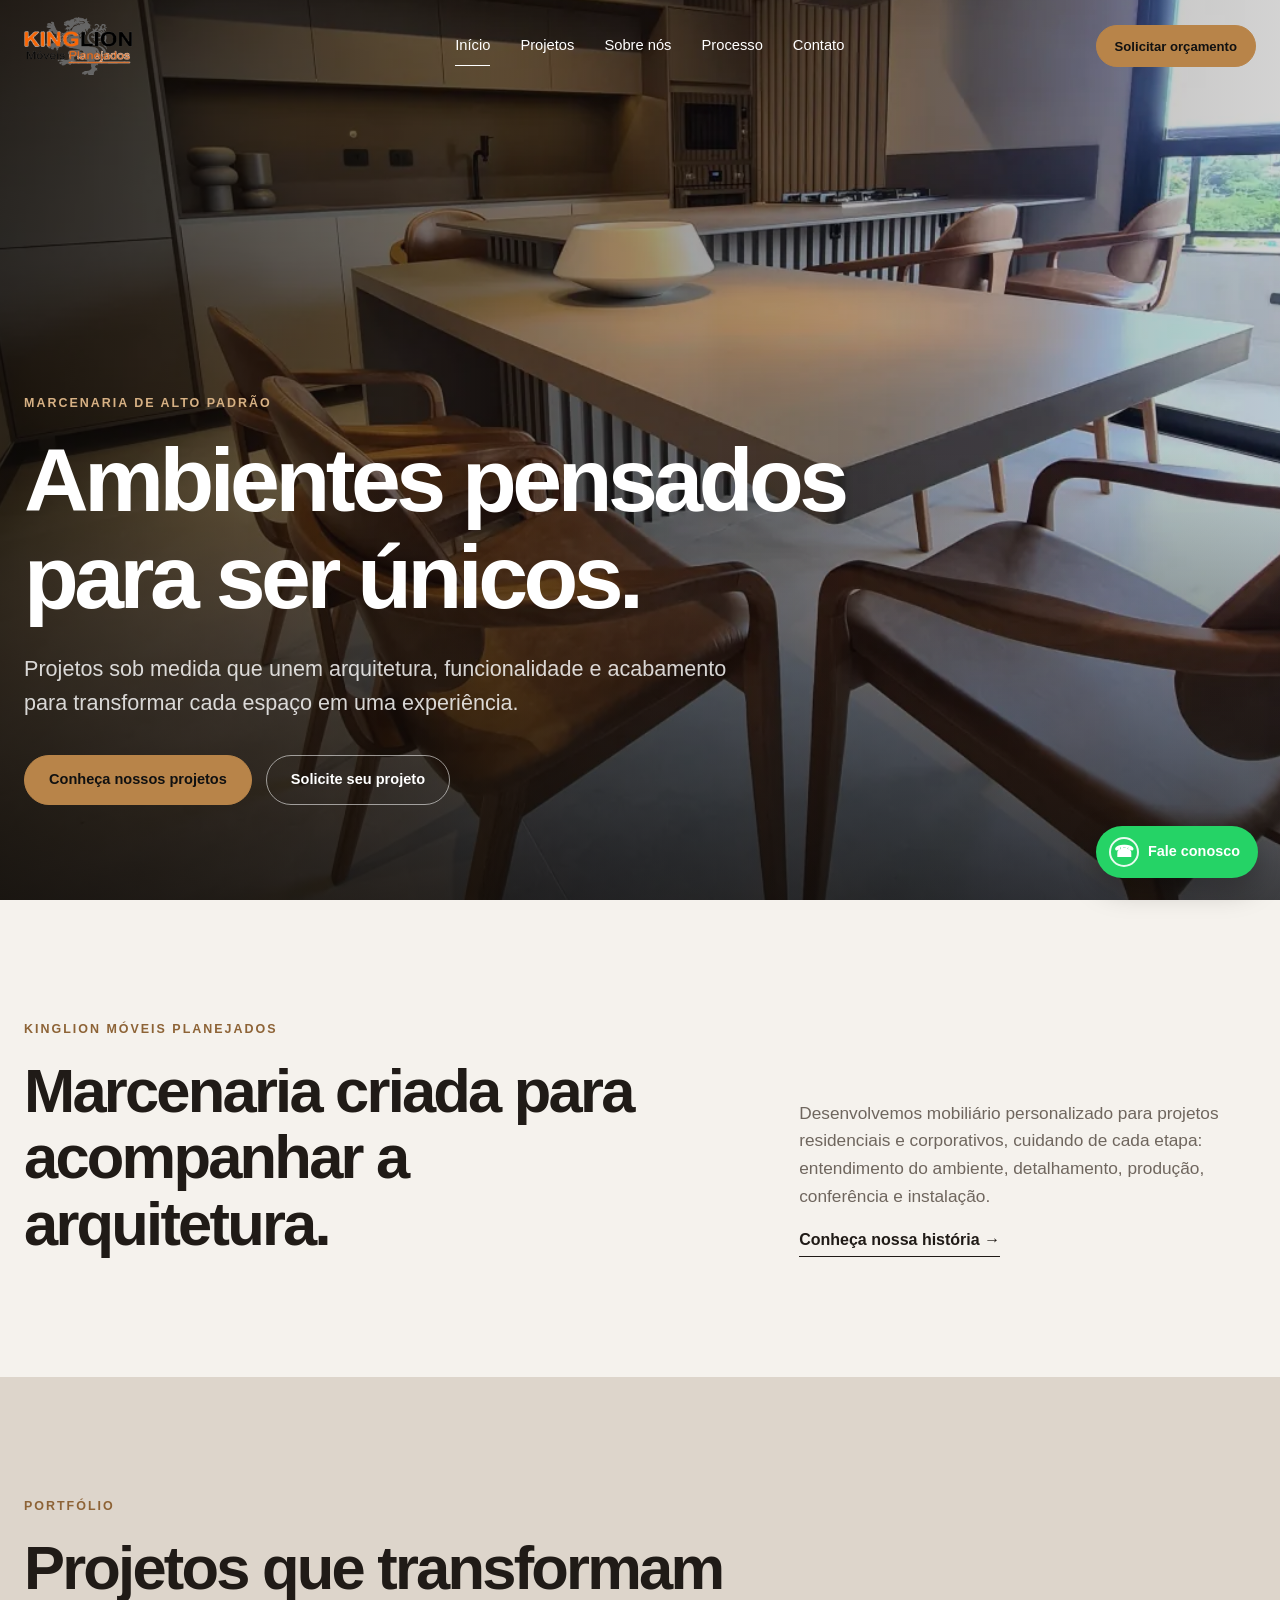
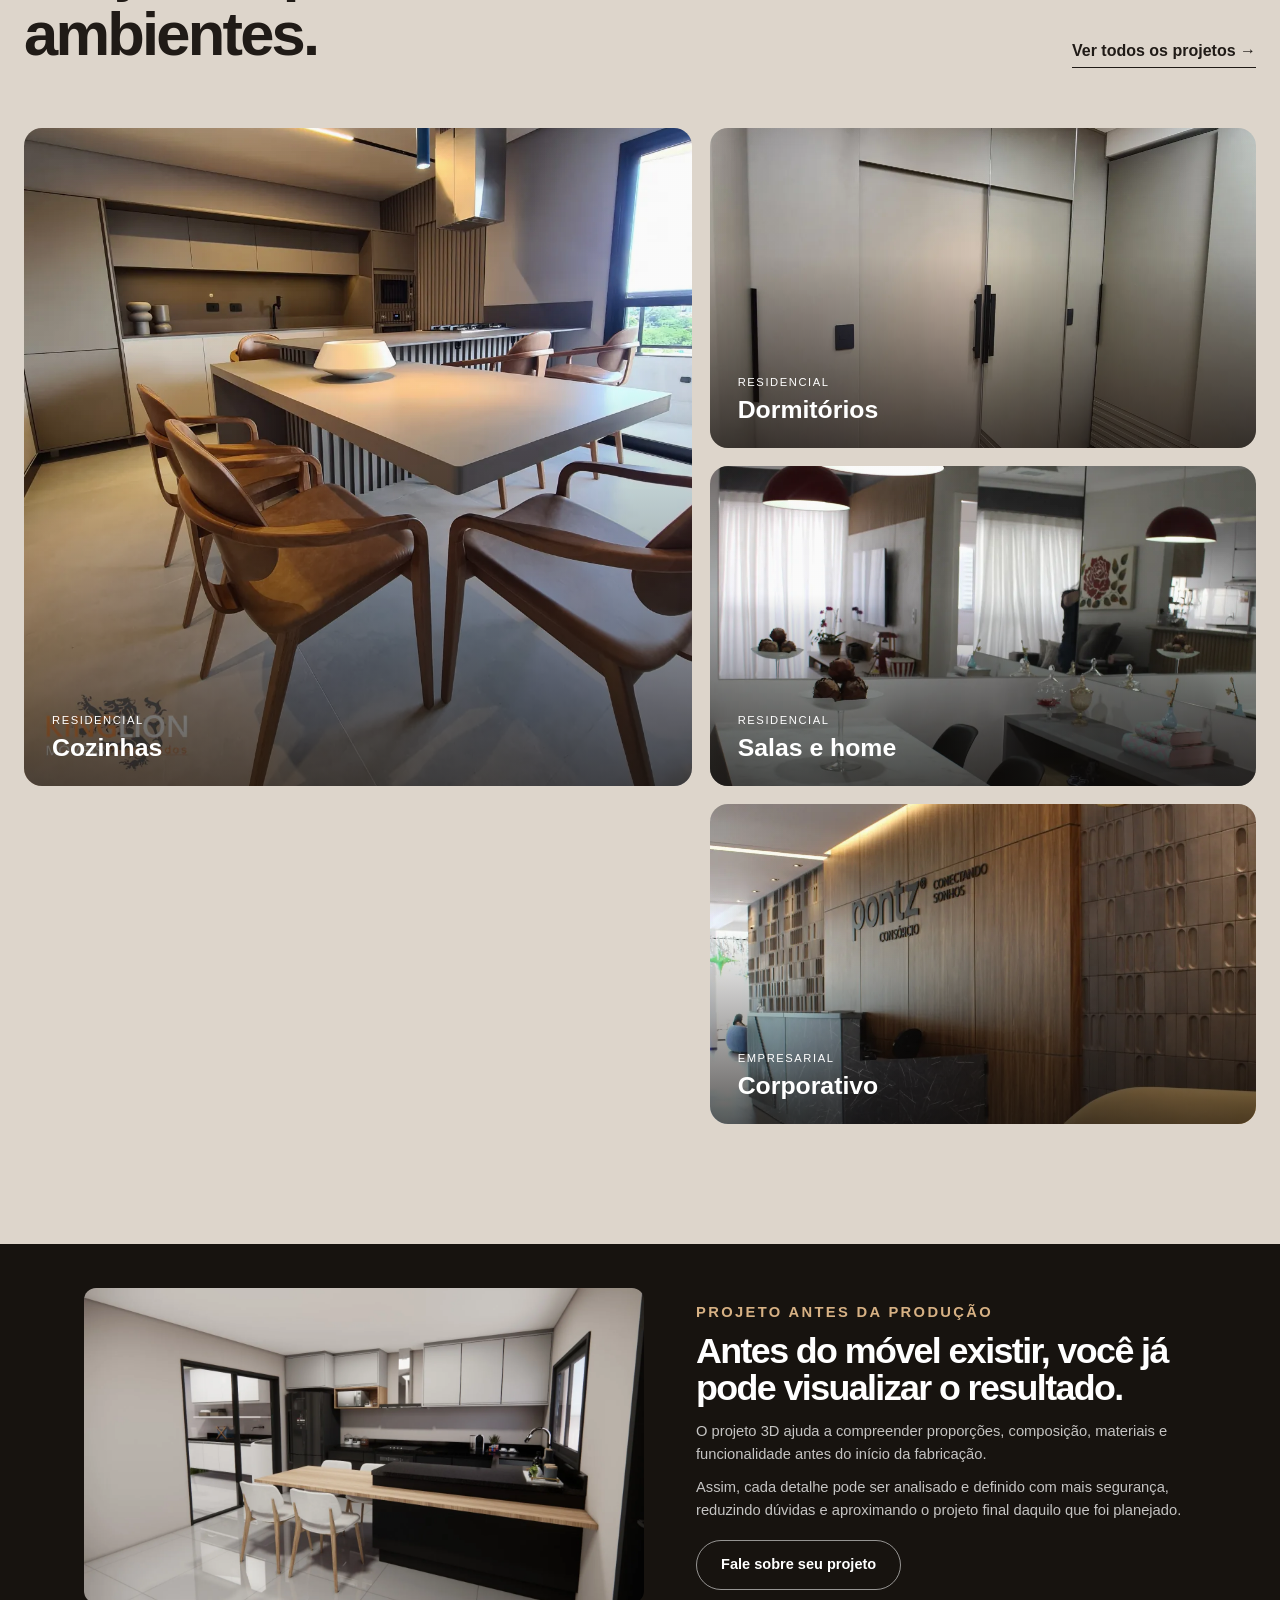
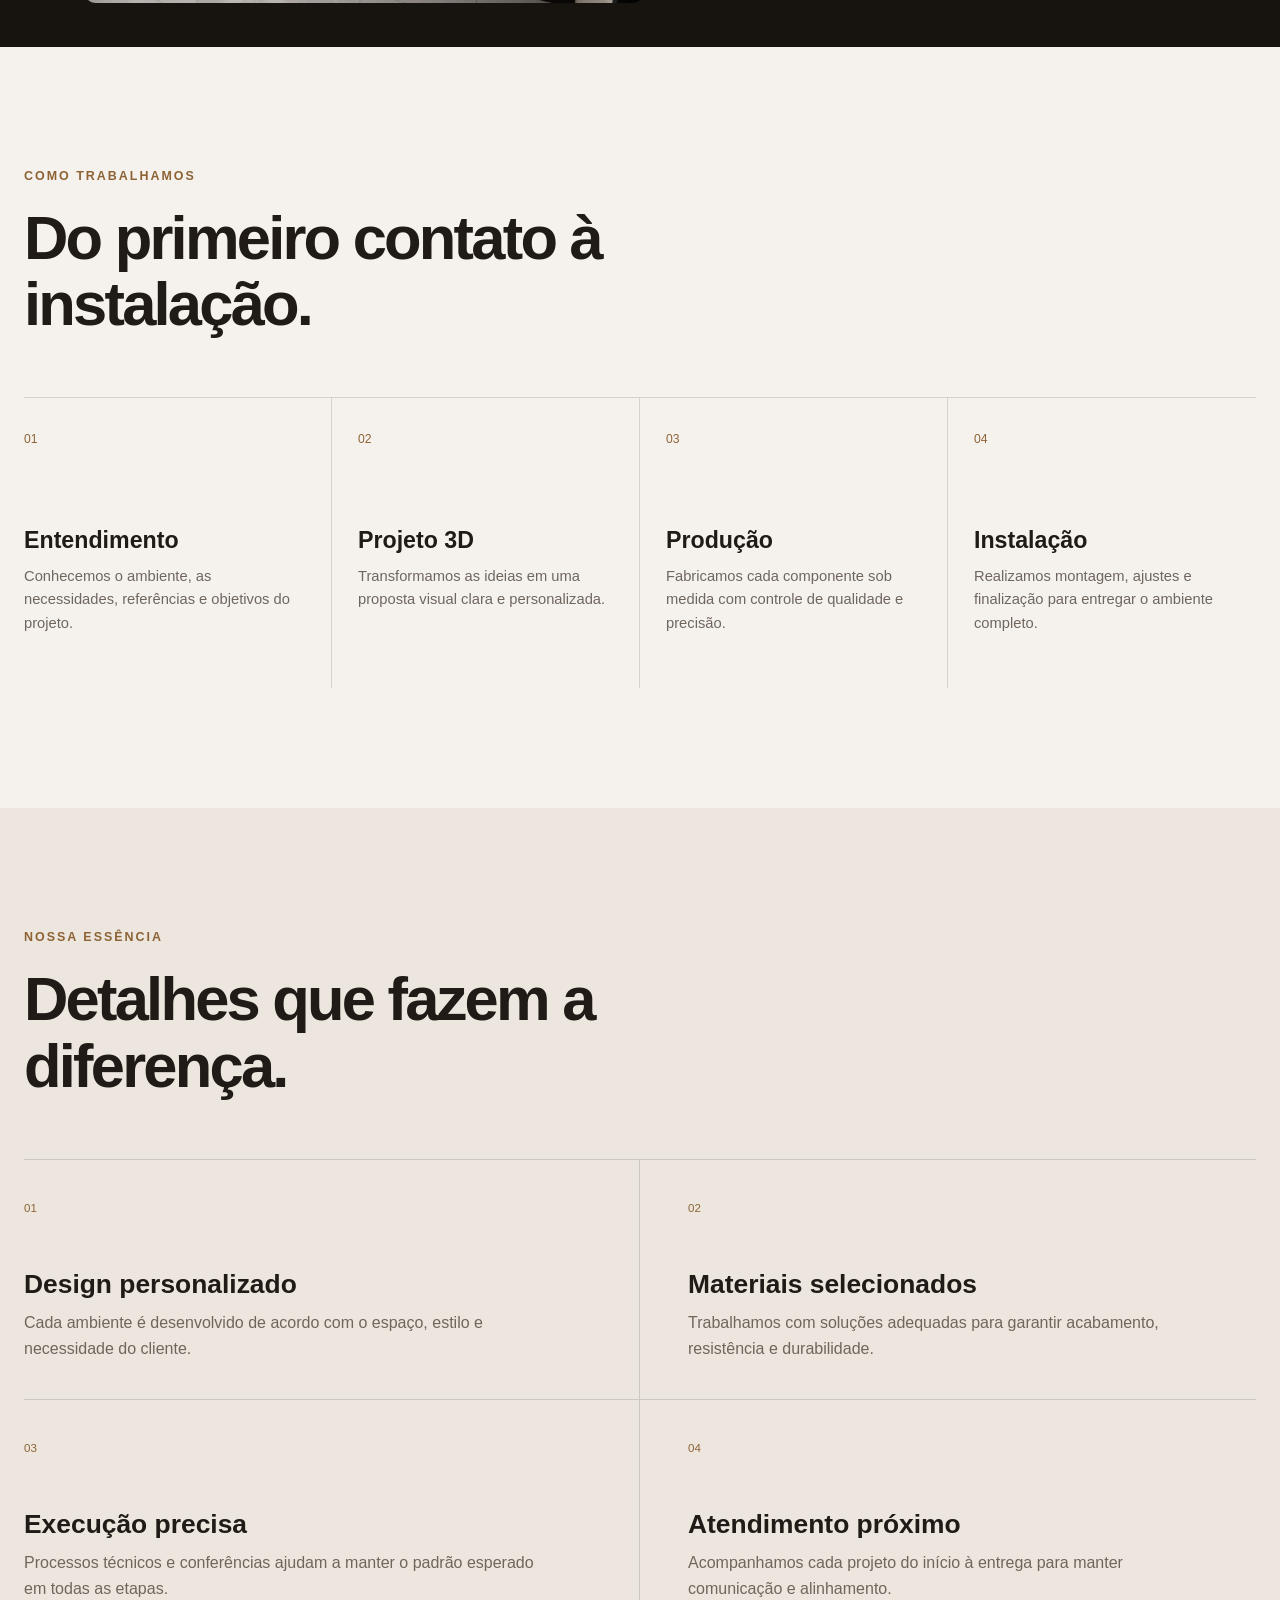
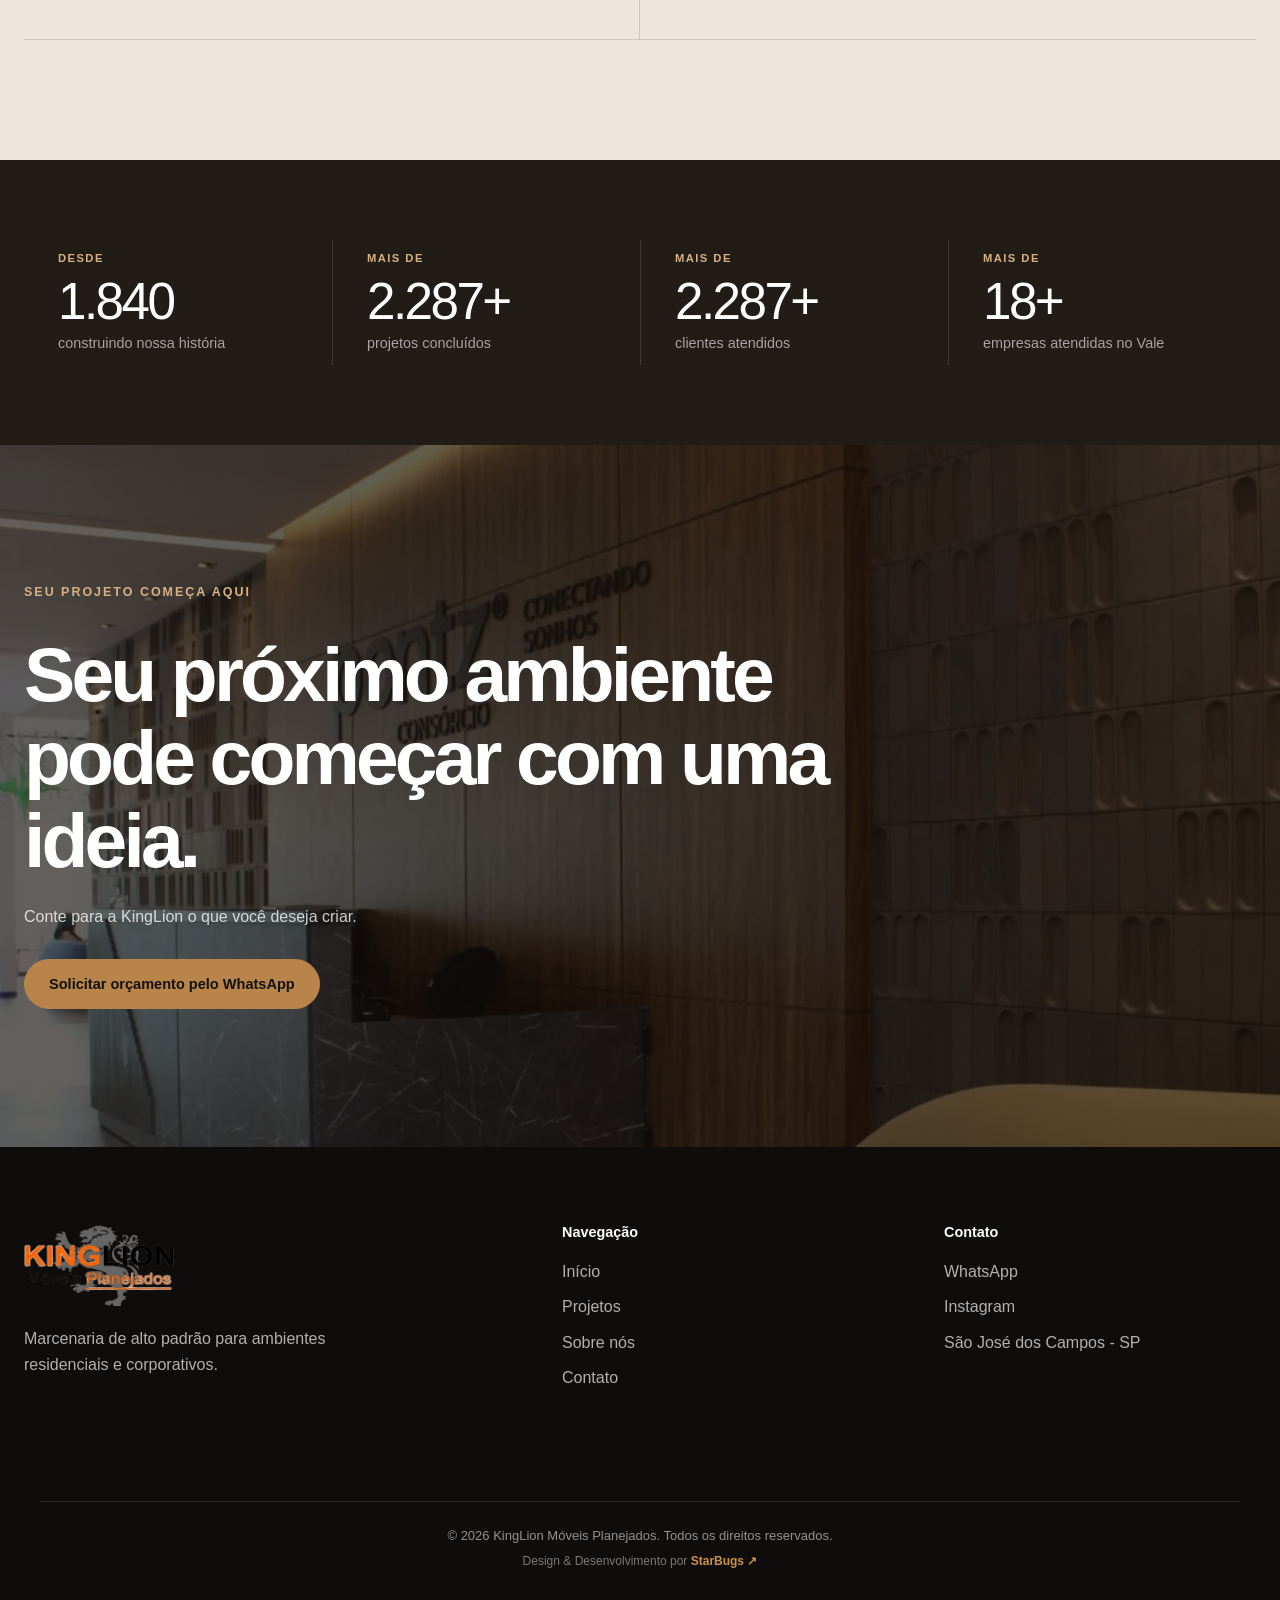
<file: index.html>
<!DOCTYPE html>
<html lang="pt-BR">
<head>
  <meta charset="UTF-8">
  <meta name="viewport" content="width=device-width, initial-scale=1.0">

  <!-- =========================
       SEO BÁSICO
       ALTERE title e description se quiser mudar como o site aparece no Google.
  ========================== -->
  <title>KingLion Móveis Planejados | Marcenaria de Alto Padrão</title>
  <meta name="description" content="Móveis planejados e marcenaria de alto padrão em São José dos Campos e região. Projetos personalizados, produção própria e instalação especializada.">

  <!-- Cor usada pelo navegador em celulares -->
  <meta name="theme-color" content="#17130f">

  <!-- CSS GLOBAL: estrutura geral do site -->
  <link rel="stylesheet" href="css/global.css">

  <!-- CSS EXCLUSIVO DA HOME -->
  <link rel="stylesheet" href="css/home.css">
</head>

<body>
  <!-- ======================================================
       CABEÇALHO / MENU
       Para trocar a logo, substitua o arquivo:
       assets/images/logos/logo.png
  ======================================================= -->
  <header class="site-header" id="siteHeader">
    <div class="container header-inner">
      <a class="brand" href="index.html" aria-label="KingLion - Página inicial">
        <img src="assets/images/logos/logo.png" alt="KingLion Móveis Planejados">
      </a>

      <button class="menu-toggle" id="menuToggle" aria-label="Abrir menu" aria-expanded="false">
        <span></span>
        <span></span>
      </button>

      <nav class="main-nav" id="mainNav" aria-label="Navegação principal">
        <a class="active" href="index.html">Início</a>
        <a href="projetos.html">Projetos</a>
        <a href="sobre.html">Sobre nós</a>
        <a href="#processo">Processo</a>
        <a href="contato.html">Contato</a>
      </nav>

      <!-- ALTERE o link do WhatsApp no atributo href -->
      <a class="btn btn-small header-cta"
         href="https://wa.me/5512981214048"
         target="_blank"
         rel="noopener">
        Solicitar orçamento
      </a>
    </div>
  </header>

  <main>
    <!-- ======================================================
         HERO
         TROCAR FOTO:
         coloque sua imagem em:
         assets/images/home/hero.webp

         Recomendado:
         1920x1200 px
         WebP
         250 KB a 500 KB
    ======================================================= -->
    <section class="hero">
      <div class="hero-media" aria-hidden="true"></div>
      <div class="hero-overlay" aria-hidden="true"></div>

      <div class="container hero-content reveal">
        <p class="eyebrow light">Marcenaria de alto padrão</p>
        <h1>Ambientes pensados para ser únicos.</h1>
        <p class="hero-text">
          Projetos sob medida que unem arquitetura, funcionalidade e acabamento
          para transformar cada espaço em uma experiência.
        </p>

        <div class="hero-actions">
          <a class="btn" href="projetos.html">Conheça nossos projetos</a>
          <a class="btn btn-outline-light"
             href="https://wa.me/5512981214048"
             target="_blank"
             rel="noopener">
            Solicite seu projeto
          </a>
        </div>
      </div>

      <a class="hero-scroll" href="#destaques" aria-label="Ir para próxima seção">
        <span>Descubra</span>
        <span class="scroll-line"></span>
      </a>
    </section>

    <!-- ======================================================
         INTRODUÇÃO
    ======================================================= -->
    <section class="section section-light" id="destaques">
      <div class="container split-intro">
        <div class="reveal">
          <p class="eyebrow">KingLion Móveis Planejados</p>
          <h2 class="section-title">Marcenaria criada para acompanhar a arquitetura.</h2>
        </div>

        <div class="intro-copy reveal">
          <p>
            Desenvolvemos mobiliário personalizado para projetos residenciais
            e corporativos, cuidando de cada etapa: entendimento do ambiente,
            detalhamento, produção, conferência e instalação.
          </p>
          <a class="text-link" href="sobre.html">Conheça nossa história →</a>
        </div>
      </div>
    </section>

    <!-- ======================================================
         PROJETOS EM DESTAQUE
         Troque os arquivos abaixo pelas fotos reais.

         DICA:
         use WebP de 1400px no lado maior.
         Para estas imagens, tente ficar entre 120 KB e 300 KB.
    ======================================================= -->
    <section class="section projects-preview">
      <div class="container">
        <div class="section-heading reveal">
          <div>
            <p class="eyebrow">Portfólio</p>
            <h2 class="section-title">Projetos que transformam ambientes.</h2>
          </div>
          <a class="text-link desktop-only" href="projetos.html">Ver todos os projetos →</a>
        </div>

        <div class="editorial-grid">
          <a class="project-card project-card-large reveal" href="projetos.html#cozinhas">
            <img
              src="assets/images/projetos/cozinha-destaque.webp"
              alt="Cozinha planejada KingLion"
              width="1400"
              height="1700"
              loading="lazy"
              decoding="async"
            >
            <div class="project-card-overlay">
              <span>Residencial</span>
              <h3>Cozinhas</h3>
            </div>
          </a>

          <a class="project-card reveal" href="projetos.html#dormitorios">
            <img
              src="assets/images/projetos/dormitorio-destaque.webp"
              alt="Dormitório planejado KingLion"
              width="1200"
              height="900"
              loading="lazy"
              decoding="async"
            >
            <div class="project-card-overlay">
              <span>Residencial</span>
              <h3>Dormitórios</h3>
            </div>
          </a>

          <a class="project-card reveal" href="projetos.html#salas">
            <img
              src="assets/images/projetos/sala-destaque.webp"
              alt="Sala planejada KingLion"
              width="1200"
              height="900"
              loading="lazy"
              decoding="async"
            >
            <div class="project-card-overlay">
              <span>Residencial</span>
              <h3>Salas e home</h3>
            </div>
          </a>

          <a class="project-card project-card-wide reveal" href="projetos.html#corporativo">
            <img
              src="assets/images/projetos/corporativo-destaque.webp"
              alt="Mobiliário corporativo KingLion"
              width="1600"
              height="900"
              loading="lazy"
              decoding="async"
            >
            <div class="project-card-overlay">
              <span>Empresarial</span>
              <h3>Corporativo</h3>
            </div>
          </a>
        </div>

        <a class="text-link mobile-only" href="projetos.html">Ver todos os projetos →</a>
      </div>
    </section>

    <!-- ======================================================
         PROJETO 3D
         Esta seção foi criada para valorizar uma etapa importante
         antes da fabricação.

         Trocar:
         assets/images/home/projeto-3d.webp
    ======================================================= -->
    <section class="section section-dark feature-3d">
      <div class="container feature-grid">
        <div class="feature-image reveal">
          <img
            src="assets/images/home/projeto-3d.webp"
            alt="Projeto 3D de mobiliário planejado KingLion"
            width="1600"
            height="900"
            loading="lazy"
            decoding="async"
          >
        </div>

        <div class="feature-copy reveal">
          <p class="eyebrow light">Projeto antes da produção</p>
          <h2 class="section-title light">Antes do móvel existir, você já pode visualizar o resultado.</h2>
          <p>
            O projeto 3D ajuda a compreender proporções, composição, materiais
            e funcionalidade antes do início da fabricação.
          </p>
          <p>
            Assim, cada detalhe pode ser analisado e definido com mais segurança,
            reduzindo dúvidas e aproximando o projeto final daquilo que foi planejado.
          </p>
          <a class="btn btn-outline-light" href="contato.html">Fale sobre seu projeto</a>
        </div>
      </div>
    </section>

    <!-- ======================================================
         PROCESSO
         Você pode alterar os títulos e textos sem mexer no CSS.
    ======================================================= -->
    <section class="section process-section" id="processo">
      <div class="container">
        <div class="section-heading reveal">
          <div>
            <p class="eyebrow">Como trabalhamos</p>
            <h2 class="section-title">Do primeiro contato à instalação.</h2>
          </div>
        </div>

        <div class="process-grid">
          <article class="process-step reveal">
            <span class="process-number">01</span>
            <h3>Entendimento</h3>
            <p>Conhecemos o ambiente, as necessidades, referências e objetivos do projeto.</p>
          </article>

          <article class="process-step reveal">
            <span class="process-number">02</span>
            <h3>Projeto 3D</h3>
            <p>Transformamos as ideias em uma proposta visual clara e personalizada.</p>
          </article>

          <article class="process-step reveal">
            <span class="process-number">03</span>
            <h3>Produção</h3>
            <p>Fabricamos cada componente sob medida com controle de qualidade e precisão.</p>
          </article>

          <article class="process-step reveal">
            <span class="process-number">04</span>
            <h3>Instalação</h3>
            <p>Realizamos montagem, ajustes e finalização para entregar o ambiente completo.</p>
          </article>
        </div>
      </div>
    </section>

    <!-- ======================================================
         DIFERENCIAIS
    ======================================================= -->
    <section class="section section-soft">
      <div class="container">
        <div class="section-heading reveal">
          <div>
            <p class="eyebrow">Nossa essência</p>
            <h2 class="section-title">Detalhes que fazem a diferença.</h2>
          </div>
        </div>

        <div class="benefits-grid">
          <article class="benefit reveal">
            <span>01</span>
            <h3>Design personalizado</h3>
            <p>Cada ambiente é desenvolvido de acordo com o espaço, estilo e necessidade do cliente.</p>
          </article>

          <article class="benefit reveal">
            <span>02</span>
            <h3>Materiais selecionados</h3>
            <p>Trabalhamos com soluções adequadas para garantir acabamento, resistência e durabilidade.</p>
          </article>

          <article class="benefit reveal">
            <span>03</span>
            <h3>Execução precisa</h3>
            <p>Processos técnicos e conferências ajudam a manter o padrão esperado em todas as etapas.</p>
          </article>

          <article class="benefit reveal">
            <span>04</span>
            <h3>Atendimento próximo</h3>
            <p>Acompanhamos cada projeto do início à entrega para manter comunicação e alinhamento.</p>
          </article>
        </div>
      </div>
    </section>

    <!-- ======================================================
         NÚMEROS
         ALTERE os valores em data-count.
         O JavaScript anima automaticamente.
    ======================================================= -->
    <section class="stats">
      <div class="container stats-grid">
        <div class="stat reveal">
          <strong>Desde</strong>
          <span class="stat-value" data-count="2011">2011</span>
          <p>construindo nossa história</p>
        </div>

        <div class="stat reveal">
          <strong>Mais de</strong>
          <span class="stat-value" data-count="2500" data-suffix="+">2500+</span>
          <p>projetos concluídos</p>
        </div>

        <div class="stat reveal">
          <strong>Mais de</strong>
          <span class="stat-value" data-count="2500" data-suffix="+">2500+</span>
          <p>clientes atendidos</p>
        </div>

        <div class="stat reveal">
          <strong>Mais de</strong>
          <span class="stat-value" data-count="20" data-suffix="+">20+</span>
          <p>empresas atendidas no Vale</p>
        </div>
      </div>
    </section>

    <!-- ======================================================
         CTA FINAL
         TROCAR FOTO:
         assets/images/home/cta.webp
    ======================================================= -->
    <section class="final-cta">
      <div class="final-cta-media"></div>
      <div class="final-cta-overlay"></div>

      <div class="container final-cta-content reveal">
        <p class="eyebrow light">Seu projeto começa aqui</p>
        <h2>Seu próximo ambiente pode começar com uma ideia.</h2>
        <p>Conte para a KingLion o que você deseja criar.</p>
        <a class="btn"
           href="https://wa.me/5512981214048"
           target="_blank"
           rel="noopener">
          Solicitar orçamento pelo WhatsApp
        </a>
      </div>
    </section>
  </main>

  <!-- ======================================================
       RODAPÉ
       ALTERE contatos e textos aqui.
  ======================================================= -->
  <footer class="site-footer">
    <div class="container footer-grid">
      <div class="footer-brand">
        <img src="assets/images/logos/logo.png" alt="KingLion Móveis Planejados">
        <p>Marcenaria de alto padrão para ambientes residenciais e corporativos.</p>
      </div>

      <div>
        <h3>Navegação</h3>
        <a href="index.html">Início</a>
        <a href="projetos.html">Projetos</a>
        <a href="sobre.html">Sobre nós</a>
        <a href="contato.html">Contato</a>
      </div>

      <div>
        <h3>Contato</h3>
        <a href="https://wa.me/5512981214048" target="_blank" rel="noopener">WhatsApp</a>
        <a href="https://www.instagram.com/kinglionmoveisplanejadosbr/" target="_blank" rel="noopener">Instagram</a>
        <span>São José dos Campos - SP</span>
      </div>
    </div>

   <div class="footer-bottom">

    <p>
        © 2026 KingLion Móveis Planejados. Todos os direitos reservados.
    </p>

    <p class="developer-credit">
        Design & Desenvolvimento por
        <a
            href="https://sohgottes.github.io/new_portifolio/"
            target="_blank"
            rel="noopener noreferrer"
            aria-label="Conheça o portfólio da StarBugs"
        >
            StarBugs ↗
        </a>
    </p>

</div>
  </footer>

  
  <!-- WHATSAPP FLUTUANTE — número centralizado em js/main.js -->
  <a class="whatsapp-float"
     href="https://wa.me/5512981214048?text=Ol%C3%A1%21%20Vim%20pelo%20site%20da%20KingLion%20e%20gostaria%20de%20mais%20informa%C3%A7%C3%B5es."
     target="_blank" rel="noopener" aria-label="Falar com a KingLion pelo WhatsApp">
    <span class="whatsapp-icon" aria-hidden="true">☎</span>
    <span class="whatsapp-label">Fale conosco</span>
  </a>
<script src="js/main.js"></script>
</body>
</html>
</file>
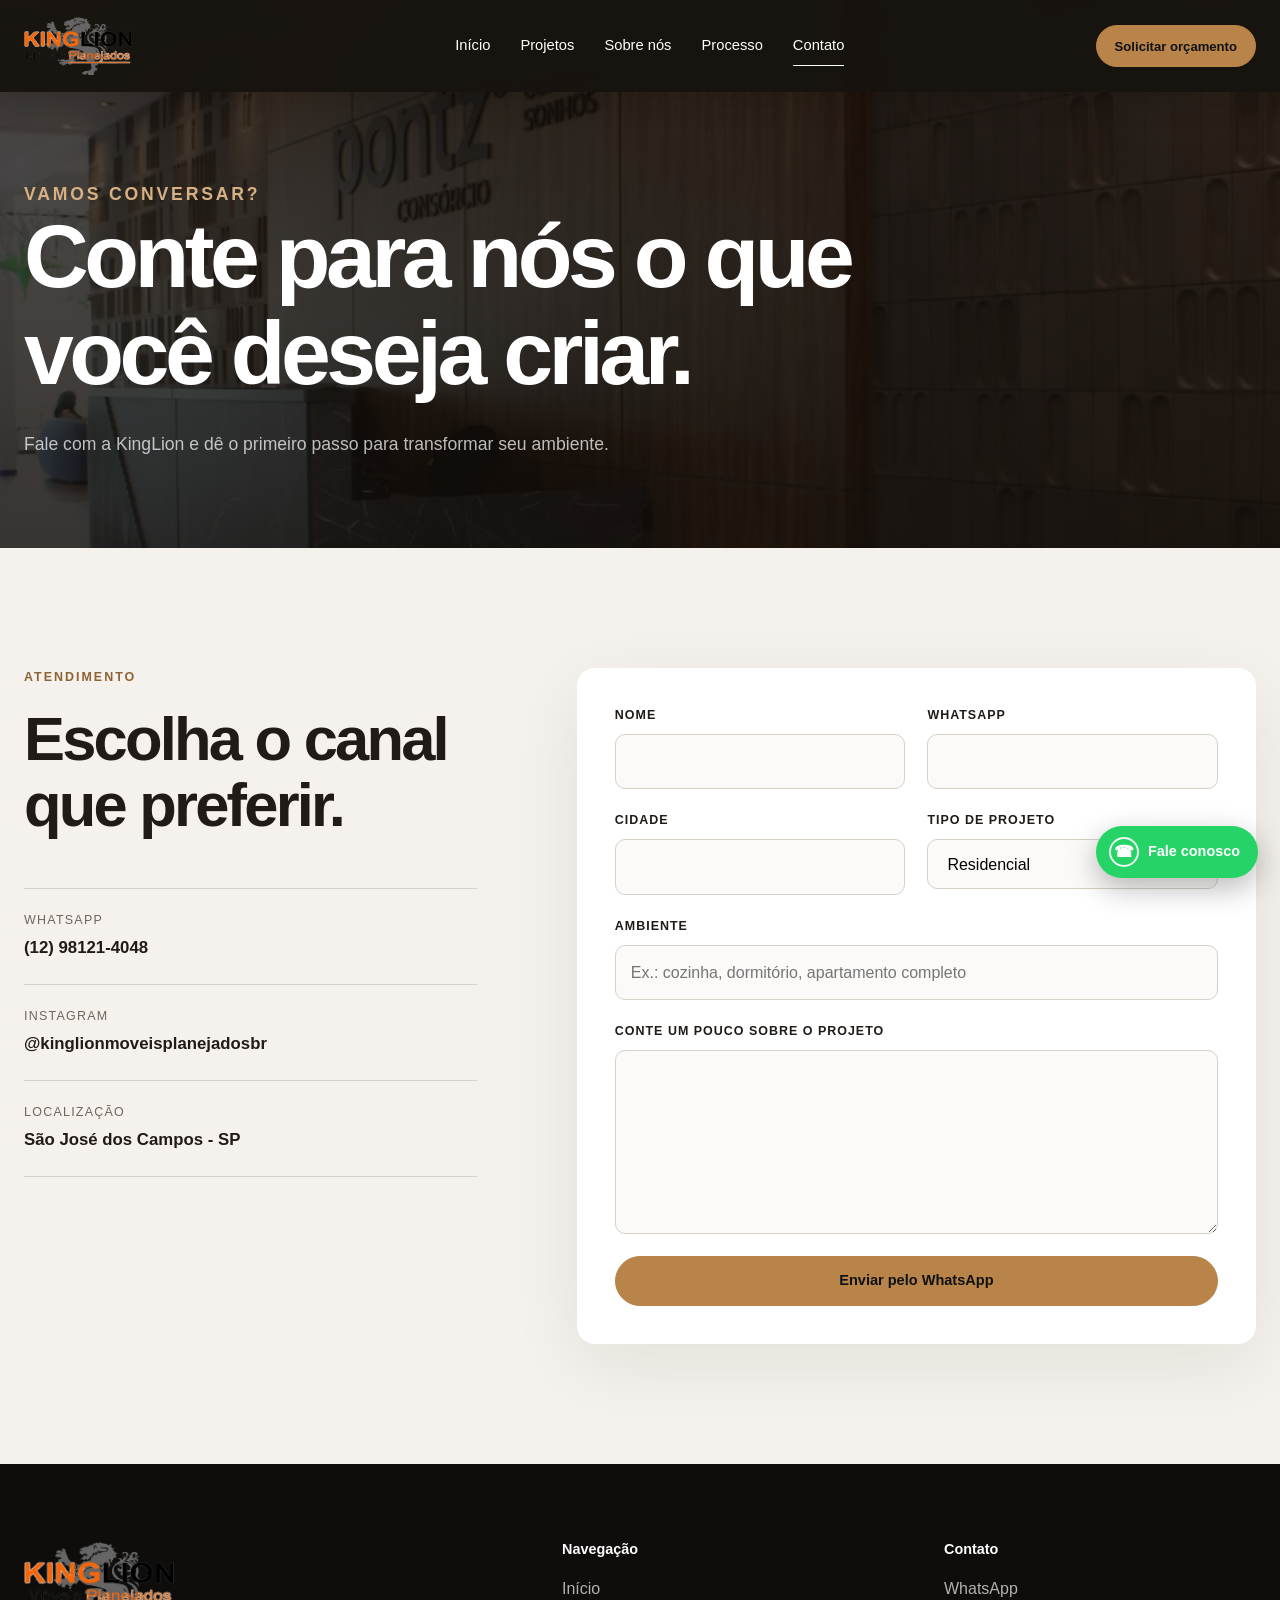
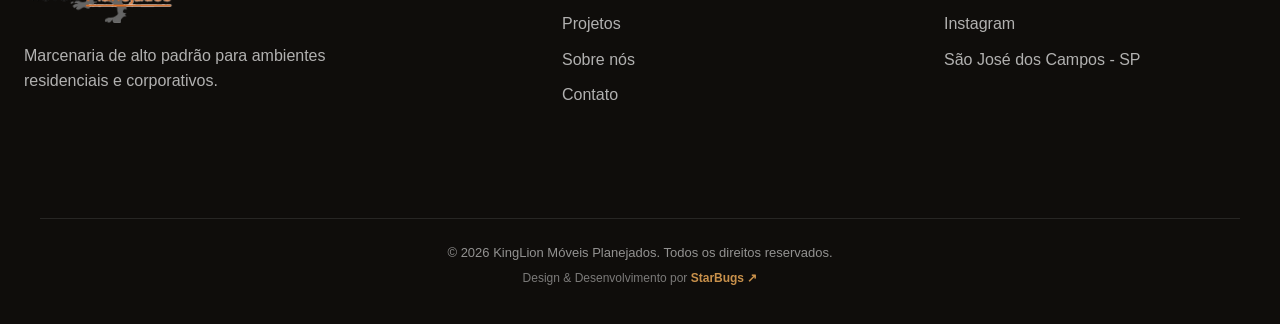
<file: contato.html>
<!DOCTYPE html>
<html lang="pt-BR">
<head>
  <meta charset="UTF-8">
  <meta name="viewport" content="width=device-width, initial-scale=1.0">
  <title>Contato | KingLion Móveis Planejados</title>
  <meta name="description" content="Solicite seu projeto de móveis planejados com a KingLion.">
  <meta name="theme-color" content="#17130f">

  <link rel="stylesheet" href="css/global.css">
  <link rel="stylesheet" href="css/contato.css">
</head>
<body>

  <header class="site-header solid" id="siteHeader">
    <div class="container header-inner">
      <a class="brand" href="index.html">
        <img src="assets/images/logos/logo.png" alt="KingLion Móveis Planejados">
      </a>

      <button class="menu-toggle" id="menuToggle" aria-label="Abrir menu" aria-expanded="false">
        <span></span><span></span>
      </button>

      <nav class="main-nav" id="mainNav">
        <a href="index.html">Início</a>
        <a href="projetos.html">Projetos</a>
        <a href="sobre.html">Sobre nós</a>
        <a href="index.html#processo">Processo</a>
        <a class="active" href="contato.html">Contato</a>
      </nav>

      <a class="btn btn-small header-cta"
         href="https://wa.me/5512981214048"
         target="_blank"
         rel="noopener">
        Solicitar orçamento
      </a>
    </div>
  </header>

  <main>
    <section class="page-hero contact-hero">
      <div class="container reveal">
        <p class="eyebrow light">Vamos conversar?</p>
        <h1>Conte para nós o que você deseja criar.</h1>
        <p>Fale com a KingLion e dê o primeiro passo para transformar seu ambiente.</p>
      </div>
    </section>

    <section class="section contact-section">
      <div class="container contact-grid">
        <div class="contact-info reveal">
          <p class="eyebrow">Atendimento</p>
          <h2 class="section-title">Escolha o canal que preferir.</h2>

          <div class="contact-list">
            <a href="https://wa.me/5512981214048" target="_blank" rel="noopener">
              <span>WhatsApp</span>
              <strong>(12) 98121-4048</strong>
            </a>

            <a href="https://www.instagram.com/kinglionmoveisplanejadosbr/" target="_blank" rel="noopener">
              <span>Instagram</span>
              <strong>@kinglionmoveisplanejadosbr</strong>
            </a>

            <div>
              <span>Localização</span>
              <strong>São José dos Campos - SP</strong>
            </div>
          </div>
        </div>

        <!-- ======================================================
             FORMULÁRIO

             Como o GitHub Pages é estático, este formulário NÃO
             envia sozinho para um servidor.

             Nesta versão, o JavaScript transforma os campos em
             uma mensagem e abre o WhatsApp.

             Você pode alterar os campos abaixo normalmente.
        ======================================================= -->
        <form class="contact-form reveal" id="whatsappForm">
          <div class="field">
            <label for="nome">Nome</label>
            <input id="nome" name="nome" type="text" required>
          </div>

          <div class="field">
            <label for="telefone">WhatsApp</label>
            <input id="telefone" name="telefone" type="tel" required>
          </div>

          <div class="field">
            <label for="cidade">Cidade</label>
            <input id="cidade" name="cidade" type="text">
          </div>

          <div class="field">
            <label for="tipo">Tipo de projeto</label>
            <select id="tipo" name="tipo">
              <option value="Residencial">Residencial</option>
              <option value="Corporativo">Corporativo</option>
              <option value="Projetos Arquitetônico">Projetos Arquitetônico</option>
              <option value="Outro">Outro</option>
            </select>
          </div>

          <div class="field field-full">
            <label for="ambiente">Ambiente</label>
            <input id="ambiente" name="ambiente" type="text" placeholder="Ex.: cozinha, dormitório, apartamento completo">
          </div>

          <div class="field field-full">
            <label for="mensagem">Conte um pouco sobre o projeto</label>
            <textarea id="mensagem" name="mensagem" rows="6"></textarea>
          </div>

          <button class="btn field-full" type="submit">Enviar pelo WhatsApp</button>
        </form>
      </div>
    </section>
  </main>

  <footer class="site-footer">
    <div class="container footer-grid">
      <div class="footer-brand">
        <img src="assets/images/logos/logo.png" alt="KingLion Móveis Planejados">
        <p>Marcenaria de alto padrão para ambientes residenciais e corporativos.</p>
      </div>
      <div>
        <h3>Navegação</h3>
        <a href="index.html">Início</a>
        <a href="projetos.html">Projetos</a>
        <a href="sobre.html">Sobre nós</a>
        <a href="contato.html">Contato</a>
      </div>
      <div>
        <h3>Contato</h3>
        <a href="https://wa.me/5512981214048" target="_blank" rel="noopener">WhatsApp</a>
        <a href="https://www.instagram.com/kinglionmoveisplanejadosbr/" target="_blank" rel="noopener">Instagram</a>
        <span>São José dos Campos - SP</span>
      </div>
    </div>
<div class="footer-bottom">

    <p>
        © 2026 KingLion Móveis Planejados. Todos os direitos reservados.
    </p>

    <p class="developer-credit">
        Design & Desenvolvimento por
        <a
            href="https://sohgottes.github.io/new_portifolio/"
            target="_blank"
            rel="noopener noreferrer"
            aria-label="Conheça o portfólio da StarBugs"
        >
            StarBugs ↗
        </a>
    </p>

</div>
  </footer>

  <script src="js/main.js"></script>

  
  <!-- WHATSAPP FLUTUANTE — número centralizado em js/main.js -->
  <a class="whatsapp-float"
     href="https://wa.me/5512981214048?text=Ol%C3%A1%21%20Vim%20pelo%20site%20da%20KingLion%20e%20gostaria%20de%20mais%20informa%C3%A7%C3%B5es."
     target="_blank" rel="noopener" aria-label="Falar com a KingLion pelo WhatsApp">
    <span class="whatsapp-icon" aria-hidden="true">☎</span>
    <span class="whatsapp-label">Fale conosco</span>
  </a>
<script>
    /*
      ===========================================================
      FORMULÁRIO -> WHATSAPP

      ALTERE apenas WHATSAPP_NUMBER caso o número mude.
      Formato:
      código do país + DDD + número
      SEM espaços, traços ou parênteses.
    ===========================================================
    */
    const WHATSAPP_NUMBER = "5512981214048";

    document.getElementById("whatsappForm").addEventListener("submit", function(event) {
      event.preventDefault();

      const nome = document.getElementById("nome").value.trim();
      const telefone = document.getElementById("telefone").value.trim();
      const cidade = document.getElementById("cidade").value.trim();
      const tipo = document.getElementById("tipo").value;
      const ambiente = document.getElementById("ambiente").value.trim();
      const mensagem = document.getElementById("mensagem").value.trim();

      const texto =
`Olá, KingLion! Gostaria de falar sobre um projeto.

Nome: ${nome}
WhatsApp: ${telefone}
Cidade: ${cidade || "Não informado"}
Tipo: ${tipo}
Ambiente: ${ambiente || "Não informado"}

Mensagem:
${mensagem || "Gostaria de receber mais informações."}`;

      const url = `https://wa.me/${WHATSAPP_NUMBER}?text=${encodeURIComponent(texto)}`;
      window.open(url, "_blank", "noopener");
    });
  </script>
</body>
</html>
</file>
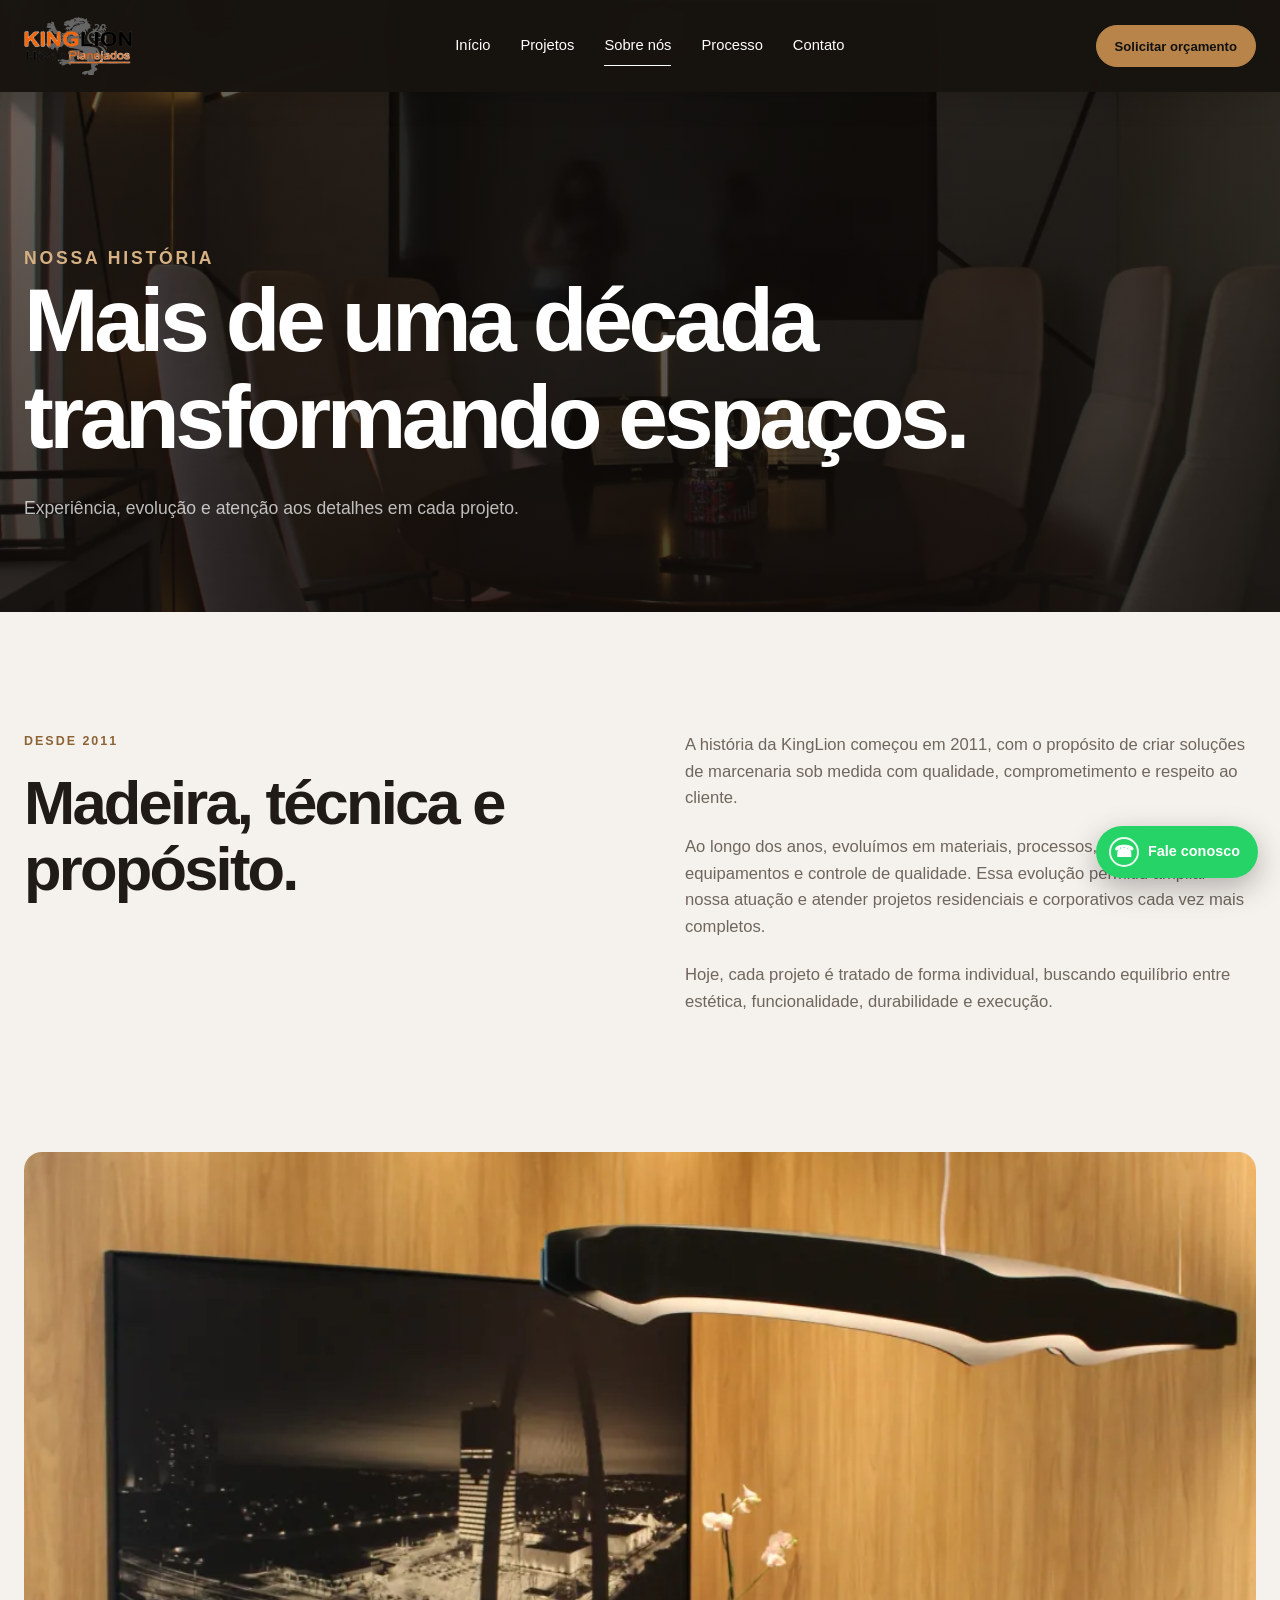
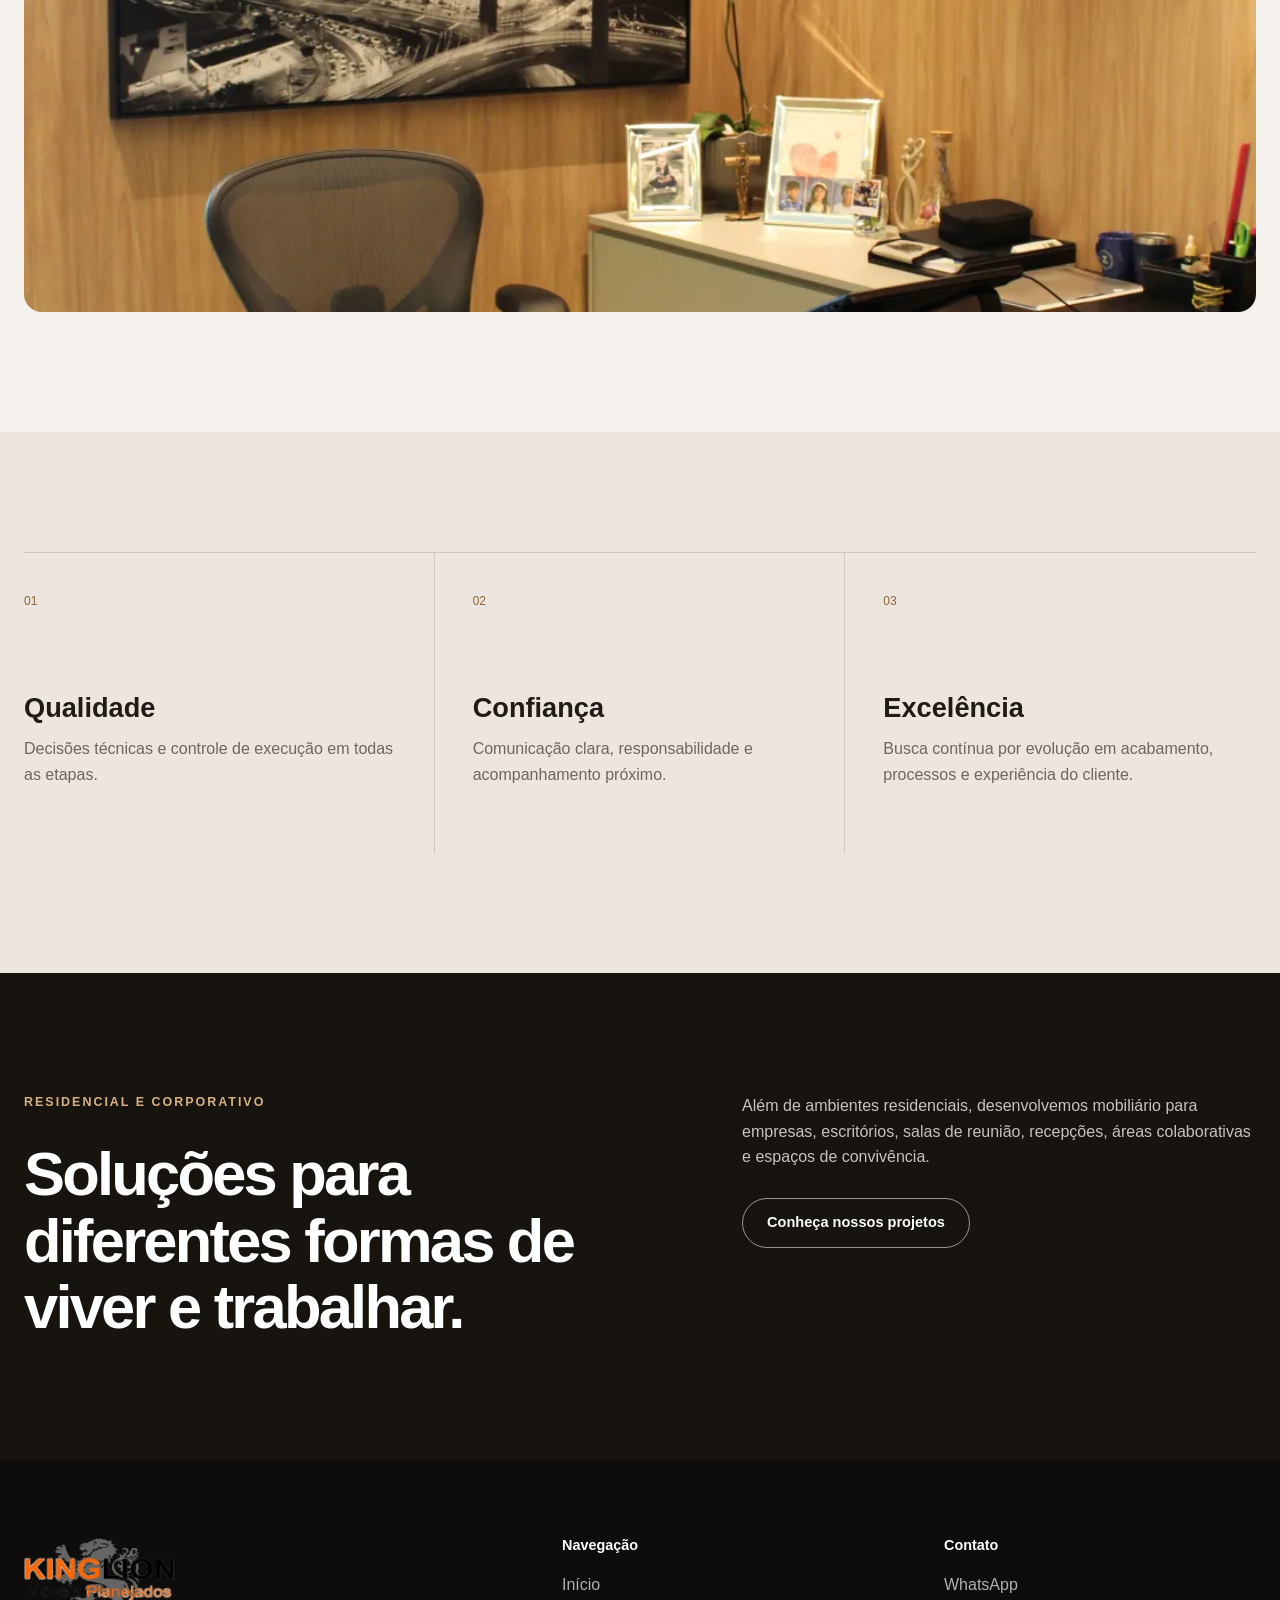
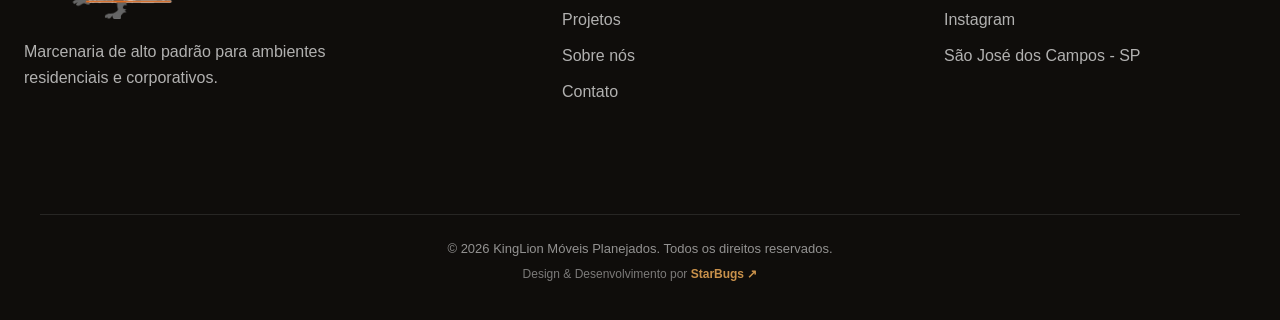
<file: sobre.html>
<!DOCTYPE html>
<html lang="pt-BR">
<head>
  <meta charset="UTF-8">
  <meta name="viewport" content="width=device-width, initial-scale=1.0">
  <title>Sobre Nós | KingLion Móveis Planejados</title>
  <meta name="description" content="Conheça a história, os valores e a experiência da KingLion Móveis Planejados.">
  <meta name="theme-color" content="#17130f">

  <link rel="stylesheet" href="css/global.css">
  <link rel="stylesheet" href="css/sobre.css">
</head>
<body>

  <header class="site-header solid" id="siteHeader">
    <div class="container header-inner">
      <a class="brand" href="index.html">
        <img src="assets/images/logos/logo.png" alt="KingLion Móveis Planejados">
      </a>

      <button class="menu-toggle" id="menuToggle" aria-label="Abrir menu" aria-expanded="false">
        <span></span><span></span>
      </button>

      <nav class="main-nav" id="mainNav">
        <a href="index.html">Início</a>
        <a href="projetos.html">Projetos</a>
        <a class="active" href="sobre.html">Sobre nós</a>
        <a href="index.html#processo">Processo</a>
        <a href="contato.html">Contato</a>
      </nav>

      <a class="btn btn-small header-cta"
         href="https://wa.me/5512981214048"
         target="_blank"
         rel="noopener">
        Solicitar orçamento
      </a>
    </div>
  </header>

  <main>
    <section class="page-hero page-hero-about">
      <div class="container reveal">
        <p class="eyebrow light">Nossa história</p>
        <h1>Mais de uma década transformando espaços.</h1>
        <p>
          Experiência, evolução e atenção aos detalhes em cada projeto.
        </p>
      </div>
    </section>

    <section class="section section-light">
      <div class="container about-grid">
        <div class="reveal">
          <p class="eyebrow">Desde 2011</p>
          <h2 class="section-title">Madeira, técnica e propósito.</h2>
        </div>

        <div class="about-copy reveal">
          <p>
            A história da KingLion começou em 2011, com o propósito de criar
            soluções de marcenaria sob medida com qualidade, comprometimento
            e respeito ao cliente.
          </p>

          <p>
            Ao longo dos anos, evoluímos em materiais, processos, fornecedores,
            equipamentos e controle de qualidade. Essa evolução permitiu ampliar
            nossa atuação e atender projetos residenciais e corporativos cada vez
            mais completos.
          </p>

          <p>
            Hoje, cada projeto é tratado de forma individual, buscando equilíbrio
            entre estética, funcionalidade, durabilidade e execução.
          </p>
        </div>
      </div>
    </section>

    <!-- TROQUE esta imagem em assets/images/sobre/historia.webp -->
    <section class="about-image-section">
      <div class="container reveal">
        <img
          src="assets/images/sobre/historia.webp"
          alt="Equipe ou estrutura da KingLion"
          width="1600"
          height="900"
          loading="lazy"
          decoding="async">
      </div>
    </section>

    <section class="section section-soft">
      <div class="container">
        <div class="values-grid">
          <article class="value-card reveal">
            <span>01</span>
            <h3>Qualidade</h3>
            <p>Decisões técnicas e controle de execução em todas as etapas.</p>
          </article>

          <article class="value-card reveal">
            <span>02</span>
            <h3>Confiança</h3>
            <p>Comunicação clara, responsabilidade e acompanhamento próximo.</p>
          </article>

          <article class="value-card reveal">
            <span>03</span>
            <h3>Excelência</h3>
            <p>Busca contínua por evolução em acabamento, processos e experiência do cliente.</p>
          </article>
        </div>
      </div>
    </section>

    <section class="section section-dark">
      <div class="container about-corporate">
        <div class="reveal">
          <p class="eyebrow light">Residencial e corporativo</p>
          <h2 class="section-title light">Soluções para diferentes formas de viver e trabalhar.</h2>
        </div>

        <div class="reveal">
          <p>
            Além de ambientes residenciais, desenvolvemos mobiliário para empresas,
            escritórios, salas de reunião, recepções, áreas colaborativas e espaços
            de convivência.
          </p>
          <a class="btn btn-outline-light" href="projetos.html">Conheça nossos projetos</a>
        </div>
      </div>
    </section>
  </main>

  <footer class="site-footer">
    <div class="container footer-grid">
      <div class="footer-brand">
        <img src="assets/images/logos/logo.png" alt="KingLion Móveis Planejados">
        <p>Marcenaria de alto padrão para ambientes residenciais e corporativos.</p>
      </div>
      <div>
        <h3>Navegação</h3>
        <a href="index.html">Início</a>
        <a href="projetos.html">Projetos</a>
        <a href="sobre.html">Sobre nós</a>
        <a href="contato.html">Contato</a>
      </div>
      <div>
        <h3>Contato</h3>
        <a href="https://wa.me/5512981214048" target="_blank" rel="noopener">WhatsApp</a>
        <a href="https://www.instagram.com/kinglionmoveisplanejadosbr/" target="_blank" rel="noopener">Instagram</a>
        <span>São José dos Campos - SP</span>
      </div>
    </div>
  <div class="footer-bottom">

    <p>
        © 2026 KingLion Móveis Planejados. Todos os direitos reservados.
    </p>

    <p class="developer-credit">
        Design & Desenvolvimento por
        <a
            href="https://sohgottes.github.io/new_portifolio/"
            target="_blank"
            rel="noopener noreferrer"
            aria-label="Conheça o portfólio da StarBugs"
        >
            StarBugs ↗
        </a>
    </p>

</div>
  </footer>

  
  <!-- WHATSAPP FLUTUANTE — número centralizado em js/main.js -->
  <a class="whatsapp-float"
     href="https://wa.me/5512981214048?text=Ol%C3%A1%21%20Vim%20pelo%20site%20da%20KingLion%20e%20gostaria%20de%20mais%20informa%C3%A7%C3%B5es."
     target="_blank" rel="noopener" aria-label="Falar com a KingLion pelo WhatsApp">
    <span class="whatsapp-icon" aria-hidden="true">☎</span>
    <span class="whatsapp-label">Fale conosco</span>
  </a>
<script src="js/main.js"></script>
</body>
</html>
</file>
<file: css/global.css>
/* ==========================================================
   KINGLION - CSS GLOBAL
   ----------------------------------------------------------
   Este arquivo controla:
   - cores
   - fontes
   - largura do conteúdo
   - menu
   - botões
   - títulos
   - rodapé
   - animações básicas
   - comportamento no celular

   Se quiser mudar a identidade visual do site inteiro,
   comece pelas variáveis em :root.
========================================================== */

:root {
  /* ===== CORES PRINCIPAIS ===== */
  --color-bg: #f5f2ed;
  --color-bg-soft: #ece6de;
  --color-dark: #17130f;
  --color-dark-2: #221c17;
  --color-text: #201b17;
  --color-text-soft: #6f665e;
  --color-white: #ffffff;

  /* Cor de destaque / dourado quente */
  --color-accent: #b88449;
  --color-accent-dark: #8d6336;

  /* Linhas e bordas */
  --color-line: rgba(32, 27, 23, 0.15);

  /* ===== LAYOUT ===== */
  --container: 1240px;
  --header-height: 92px;

  /* ===== BORDAS ===== */
  --radius-sm: 10px;
  --radius-md: 18px;
  --radius-lg: 30px;

  /* ===== TRANSIÇÕES ===== */
  --transition: 220ms ease;
}

/* RESET */
*,
*::before,
*::after {
  box-sizing: border-box;
}

html {
  scroll-behavior: smooth;
}

body {
  margin: 0;
  background: var(--color-bg);
  color: var(--color-text);
  font-family: Arial, Helvetica, sans-serif;
  line-height: 1.6;
  -webkit-font-smoothing: antialiased;
}

body.menu-open {
  overflow: hidden;
}

img {
  max-width: 100%;
  display: block;
}

a {
  color: inherit;
}

button,
input,
textarea,
select {
  font: inherit;
}

button {
  cursor: pointer;
}

.container {
  width: min(calc(100% - 48px), var(--container));
  margin-inline: auto;
}

/* ==========================================================
   TIPOGRAFIA
========================================================== */

h1,
h2,
h3,
p {
  margin-top: 0;
}

h1,
h2,
h3 {
  line-height: 1.08;
}

h1 {
  font-size: clamp(3rem, 7vw, 6.5rem);
  letter-spacing: -0.05em;
}

.section-title {
  max-width: 820px;
  margin-bottom: 0;
  font-size: clamp(2.3rem, 4.8vw, 4.8rem);
  letter-spacing: -0.045em;
}

.section-title.light {
  color: var(--color-white);
}

.eyebrow {
  margin-bottom: 18px;
  color: var(--color-accent-dark);
  font-size: 0.78rem;
  font-weight: 700;
  letter-spacing: 0.16em;
  text-transform: uppercase;
}

.eyebrow.light {
  color: #d7b184;
}

/* ==========================================================
   HEADER
========================================================== */

.site-header {
  position: fixed;
  z-index: 1000;
  top: 0;
  left: 0;
  width: 100%;
  color: var(--color-white);
  transition:
    background var(--transition),
    box-shadow var(--transition),
    transform var(--transition);
}

.site-header.scrolled,
.site-header.solid {
  background: rgba(23, 19, 15, 0.96);
  box-shadow: 0 8px 30px rgba(0, 0, 0, 0.12);
  backdrop-filter: blur(16px);
}

.site-header.hidden {
  transform: translateY(-110%);
}

.header-inner {
  min-height: var(--header-height);
  display: grid;
  grid-template-columns: 180px 1fr auto;
  align-items: center;
  gap: 24px;
}

.brand {
  display: inline-flex;
  align-items: center;
  text-decoration: none;
}

.brand img {
  max-width: 150px;
  max-height: 58px;
  object-fit: contain;
}

.main-nav {
  display: flex;
  justify-content: center;
  align-items: center;
  gap: 30px;
}

.main-nav a {
  position: relative;
  text-decoration: none;
  font-size: 0.92rem;
}

.main-nav a::after {
  content: "";
  position: absolute;
  left: 0;
  bottom: -8px;
  width: 100%;
  height: 1px;
  background: currentColor;
  transform: scaleX(0);
  transform-origin: right;
  transition: transform var(--transition);
}

.main-nav a:hover::after,
.main-nav a.active::after {
  transform: scaleX(1);
  transform-origin: left;
}

.menu-toggle {
  display: none;
  width: 46px;
  height: 46px;
  border: 0;
  background: transparent;
}

.menu-toggle span {
  display: block;
  width: 24px;
  height: 2px;
  margin: 6px auto;
  background: var(--color-white);
  transition: var(--transition);
}

/* ==========================================================
   BOTÕES
========================================================== */

.btn {
  min-height: 50px;
  display: inline-flex;
  align-items: center;
  justify-content: center;
  padding: 0 24px;
  border: 1px solid var(--color-accent);
  border-radius: 999px;
  background: var(--color-accent);
  color: #111;
  text-decoration: none;
  font-size: 0.91rem;
  font-weight: 700;
  transition:
    transform var(--transition),
    background var(--transition),
    border-color var(--transition);
}

.btn:hover {
  transform: translateY(-2px);
  background: #c99a65;
  border-color: #c99a65;
}

.btn-small {
  min-height: 42px;
  padding-inline: 18px;
  font-size: 0.82rem;
}

.btn-outline-light {
  border-color: rgba(255, 255, 255, 0.55);
  background: transparent;
  color: var(--color-white);
}

.btn-outline-light:hover {
  border-color: var(--color-white);
  background: var(--color-white);
  color: #111;
}

.text-link {
  display: inline-block;
  color: var(--color-text);
  text-decoration: none;
  font-weight: 700;
  border-bottom: 1px solid currentColor;
  padding-bottom: 3px;
}

/* ==========================================================
   SEÇÕES
========================================================== */

.section {
  padding: 120px 0;
}

.section-light {
  background: var(--color-bg);
}

.section-soft {
  background: var(--color-bg-soft);
}

.section-dark {
  background: var(--color-dark);
  color: rgba(255, 255, 255, 0.75);
}

.section-heading {
  margin-bottom: 60px;
  display: flex;
  align-items: end;
  justify-content: space-between;
  gap: 40px;
}

.page-hero {
  min-height: 68vh;
  display: flex;
  align-items: end;
  padding: 180px 0 90px;
  background: var(--color-dark);
  color: var(--color-white);
}

.page-hero h1 {
  max-width: 950px;
  margin-bottom: 28px;
}

.page-hero p {
  max-width: 700px;
  margin-bottom: 0;
  color: rgba(255, 255, 255, 0.72);
  font-size: 1.1rem;
}

/* ==========================================================
   FOOTER
========================================================== */

.site-footer {
  padding: 78px 0 26px;
  background: #0f0d0b;
  color: rgba(255, 255, 255, 0.68);
}

.footer-grid {
  display: grid;
  grid-template-columns: 1.5fr 1fr 1fr;
  gap: 70px;
  padding-bottom: 60px;
}

.footer-brand img {
  max-width: 150px;
  margin-bottom: 20px;
}

.footer-brand p {
  max-width: 360px;
}

.site-footer h3 {
  margin-bottom: 18px;
  color: var(--color-white);
  font-size: 0.9rem;
}

.site-footer a,
.site-footer span {
  display: block;
  width: fit-content;
  margin-bottom: 10px;
  text-decoration: none;
}

.site-footer a:hover {
  color: var(--color-white);
}

/* ==========================================================
   PARTE INFERIOR DO RODAPÉ
   COPYRIGHT + CRÉDITO STARBUGS
========================================================== */

.site-footer .footer-bottom {
  width: min(calc(100% - 48px), 1200px);
  margin: 40px auto 0;
  padding: 24px 0 10px;

  border-top: 1px solid rgba(255, 255, 255, 0.10);

  display: flex;
  flex-direction: column;
  align-items: center;
  justify-content: center;

  text-align: center;
  gap: 5px;
}

.site-footer .footer-bottom p {
  width: 100%;
  margin: 0;

  text-align: center;
  color: rgba(255, 255, 255, 0.55);

  font-size: 13px;
  line-height: 1.6;
}

/* IMPORTANTE:
   desfaz o display:block aplicado globalmente aos spans do footer */
.site-footer .footer-bottom span {
  display: inline;
  width: auto;
  margin: 0;
}

/* Crédito StarBugs */
.site-footer .footer-bottom .developer-credit {
  text-align: center;
  color: rgba(255, 255, 255, 0.45);
  font-size: 12px;
}

/* IMPORTANTE:
   desfaz o display:block dos links do footer */
.site-footer .footer-bottom .developer-credit a {
  display: inline;
  width: auto;
  margin: 0;

  color: #c9914b;
  text-decoration: none;
  font-weight: 700;

  transition: color 0.2s ease;
}

.site-footer .footer-bottom .developer-credit a:hover {
  color: #ffffff;
}

/* CELULAR */
@media (max-width: 768px) {
  .site-footer .footer-bottom {
    width: calc(100% - 32px);
    margin-top: 30px;
    padding: 20px 0 90px;
  }
}
/* ==========================================================
   ANIMAÇÃO DE ENTRADA
========================================================== */

.reveal {
  opacity: 0;
  transform: translateY(24px);
  transition:
    opacity 700ms ease,
    transform 700ms ease;
}

.reveal.visible {
  opacity: 1;
  transform: translateY(0);
}

.mobile-only {
  display: none;
}

/* ==========================================================
   RESPONSIVO
========================================================== */

@media (max-width: 980px) {
  :root {
    --header-height: 78px;
  }

  .container {
    width: min(calc(100% - 32px), var(--container));
  }

  .header-inner {
    grid-template-columns: 1fr auto;
  }

  .header-cta {
    display: none;
  }

  .menu-toggle {
    display: block;
    justify-self: end;
  }

  .main-nav {
    position: fixed;
    inset: var(--header-height) 0 auto 0;
    min-height: calc(100vh - var(--header-height));
    padding: 48px 24px;
    display: flex;
    flex-direction: column;
    align-items: flex-start;
    justify-content: flex-start;
    gap: 26px;
    background: var(--color-dark);
    transform: translateX(100%);
    transition: transform 300ms ease;
  }

  .main-nav.open {
    transform: translateX(0);
  }

  .main-nav a {
    font-size: 1.5rem;
  }

  .section {
    padding: 84px 0;
  }

  .footer-grid {
    grid-template-columns: 1fr 1fr;
  }
}

@media (max-width: 680px) {
  h1 {
    font-size: clamp(2.8rem, 13vw, 4.4rem);
  }

  .section-title {
    font-size: clamp(2.1rem, 10vw, 3.5rem);
  }

  .page-hero {
    min-height: 58vh;
    padding-bottom: 64px;
  }

  .section-heading {
    margin-bottom: 38px;
  }

  .footer-grid {
    grid-template-columns: 1fr;
    gap: 34px;
  }

  .footer-bottom {
    flex-direction: column;
  }

  .desktop-only {
    display: none;
  }

  .mobile-only {
    display: inline-block;
    margin-top: 28px;
  }
}

@media (prefers-reduced-motion: reduce) {
  html {
    scroll-behavior: auto;
  }

  *,
  *::before,
  *::after {
    transition-duration: 0.01ms !important;
    animation-duration: 0.01ms !important;
  }

  .reveal {
    opacity: 1;
    transform: none;
  }
}


/* ==========================================================
   WHATSAPP FLUTUANTE
   Fica visível durante toda a navegação, inclusive no celular.
========================================================== */
.whatsapp-float {
  position: fixed; right: 22px; bottom: 22px; z-index: 9999;
  display: flex; align-items: center; gap: 9px;
  min-height: 52px; padding: 0 18px 0 13px;
  border-radius: 999px; background: #25D366; color: #fff !important;
  text-decoration: none; font-weight: 800; font-size: .9rem;
  box-shadow: 0 10px 30px rgba(0,0,0,.28);
  transition: transform .2s ease, box-shadow .2s ease;
}
.whatsapp-float:hover { transform: translateY(-3px); box-shadow: 0 14px 34px rgba(0,0,0,.34); }
.whatsapp-icon {
  display: grid; place-items: center; width: 30px; height: 30px;
  border: 2px solid rgba(255,255,255,.9); border-radius: 50%;
  font-size: 16px; line-height: 1;
}
@media (max-width: 680px) {
  .whatsapp-float { right: 14px; bottom: 14px; width: 54px; height: 54px; min-height: 54px; padding: 0; justify-content: center; }
  .whatsapp-label { display: none; }
}
</file>
<file: css/home.css>
/* ==========================================================
   HOME - CSS EXCLUSIVO DA PÁGINA INICIAL
========================================================== */

/* HERO
   Troque a imagem alterando apenas o caminho abaixo.
*/
.hero {
  position: relative;
  min-height: 100svh;
  display: flex;
  align-items: end;
  overflow: hidden;
  color: white;
}

.hero-media {
  position: absolute;
  inset: 0;
  background:
    url("../assets/images/home/hero.webp")
    center center / cover no-repeat;
  transform: scale(1.02);
}

.hero-overlay {
  position: absolute;
  inset: 0;
  background:
    linear-gradient(
      90deg,
      rgba(12, 10, 8, 0.78) 0%,
      rgba(12, 10, 8, 0.40) 50%,
      rgba(12, 10, 8, 0.18) 100%
    ),
    linear-gradient(
      0deg,
      rgba(12, 10, 8, 0.70) 0%,
      rgba(12, 10, 8, 0) 50%
    );
}

.hero-content {
  position: relative;
  z-index: 2;
  padding-bottom: 95px;
}

.hero h1 {
  max-width: 980px;
  margin-bottom: 26px;
}

.hero-text {
  max-width: 720px;
  margin-bottom: 34px;
  color: rgba(255, 255, 255, 0.82);
  font-size: clamp(1.05rem, 1.7vw, 1.35rem);
}

.hero-actions {
  display: flex;
  flex-wrap: wrap;
  gap: 14px;
}

.hero-scroll {
  position: absolute;
  right: 42px;
  bottom: 36px;
  z-index: 3;
  display: flex;
  align-items: center;
  gap: 14px;
  color: rgba(255, 255, 255, 0.72);
  text-decoration: none;
  font-size: 0.76rem;
  text-transform: uppercase;
  letter-spacing: 0.14em;
}

.scroll-line {
  width: 42px;
  height: 1px;
  background: currentColor;
}

/* INTRO */
.split-intro {
  display: grid;
  grid-template-columns: 1.2fr 0.8fr;
  gap: 90px;
}

.intro-copy {
  align-self: end;
}

.intro-copy p {
  color: var(--color-text-soft);
  font-size: 1.08rem;
}

/* PROJETOS */
.projects-preview {
  background: #ddd5cb;
}

.editorial-grid {
  display: grid;
  grid-template-columns: 1.1fr 0.9fr;
  grid-auto-rows: 320px;
  gap: 18px;
}

.project-card {
  position: relative;
  overflow: hidden;
  border-radius: var(--radius-md);
  text-decoration: none;
  background: #cfc6ba;
}

.project-card-large {
  grid-row: span 2;
}

.project-card-wide {
  grid-column: 2;
}

.project-card img {
  width: 100%;
  height: 100%;
  object-fit: cover;
  transition: transform 600ms cubic-bezier(.2,.7,.2,1);
}

.project-card:hover img {
  transform: scale(1.045);
}

.project-card::after {
  content: "";
  position: absolute;
  inset: 0;
  background: linear-gradient(
    0deg,
    rgba(15, 12, 10, 0.68),
    rgba(15, 12, 10, 0.02) 60%
  );
}

.project-card-overlay {
  position: absolute;
  left: 28px;
  bottom: 24px;
  z-index: 2;
  color: white;
}

.project-card-overlay span {
  display: block;
  margin-bottom: 5px;
  font-size: 0.7rem;
  letter-spacing: 0.14em;
  text-transform: uppercase;
}

.project-card-overlay h3 {
  margin: 0;
  font-size: 1.55rem;
}

/* PROJETO 3D */
.feature-grid {
  display: grid;
  grid-template-columns: 1.15fr 0.85fr;
  gap: 80px;
  align-items: center;
}

.feature-image {
  overflow: hidden;
  border-radius: var(--radius-md);
}

.feature-image img {
  width: 100%;
  /* Imagem horizontal para deixar esta seção mais baixa e elegante. */
  aspect-ratio: 16 / 9;
  object-fit: cover;
}

.feature-copy p {
  max-width: 650px;
}

.feature-copy .btn {
  margin-top: 16px;
}

/* PROCESSO */
.process-grid {
  display: grid;
  grid-template-columns: repeat(4, 1fr);
  border-top: 1px solid var(--color-line);
}

.process-step {
  min-height: 290px;
  padding: 32px 26px 24px 0;
  border-right: 1px solid var(--color-line);
}

.process-step + .process-step {
  padding-left: 26px;
}

.process-step:last-child {
  border-right: 0;
}

.process-number {
  display: block;
  margin-bottom: 78px;
  color: var(--color-accent-dark);
  font-size: 0.76rem;
}

.process-step h3 {
  margin-bottom: 12px;
  font-size: 1.45rem;
}

.process-step p {
  color: var(--color-text-soft);
  font-size: 0.92rem;
}

/* BENEFÍCIOS */
.benefits-grid {
  display: grid;
  grid-template-columns: repeat(2, 1fr);
  border-top: 1px solid var(--color-line);
}

.benefit {
  min-height: 240px;
  padding: 34px 48px 34px 0;
  border-bottom: 1px solid var(--color-line);
}

.benefit:nth-child(odd) {
  border-right: 1px solid var(--color-line);
}

.benefit:nth-child(even) {
  padding-left: 48px;
}

.benefit span {
  color: var(--color-accent-dark);
  font-size: 0.72rem;
}

.benefit h3 {
  margin: 50px 0 12px;
  font-size: 1.65rem;
}

.benefit p {
  max-width: 520px;
  margin-bottom: 0;
  color: var(--color-text-soft);
}

/* NÚMEROS */
.stats {
  padding: 80px 0;
  background: var(--color-dark-2);
  color: white;
}

.stats-grid {
  display: grid;
  grid-template-columns: repeat(4, 1fr);
}

.stat {
  padding: 10px 34px;
  border-left: 1px solid rgba(255, 255, 255, 0.14);
}

.stat:first-child {
  border-left: 0;
}

.stat strong {
  display: block;
  margin-bottom: 8px;
  color: #d7b184;
  font-size: 0.7rem;
  text-transform: uppercase;
  letter-spacing: 0.13em;
}

.stat-value {
  display: block;
  margin-bottom: 5px;
  font-size: clamp(2.3rem, 4vw, 4.5rem);
  line-height: 1;
  letter-spacing: -0.05em;
}

.stat p {
  margin: 0;
  color: rgba(255, 255, 255, 0.6);
  font-size: 0.9rem;
}

/* CTA FINAL */
.final-cta {
  position: relative;
  min-height: 78vh;
  display: flex;
  align-items: center;
  overflow: hidden;
  color: white;
}

.final-cta-media {
  position: absolute;
  inset: 0;
  background:
    url("../assets/images/home/cta.webp")
    center center / cover no-repeat;
}

.final-cta-overlay {
  position: absolute;
  inset: 0;
  background: rgba(17, 13, 10, 0.66);
}

.final-cta-content {
  position: relative;
  z-index: 2;
}

.final-cta h2 {
  max-width: 900px;
  margin-bottom: 22px;
  font-size: clamp(2.7rem, 6vw, 6rem);
  letter-spacing: -0.05em;
}

.final-cta p {
  max-width: 600px;
  margin-bottom: 30px;
  color: rgba(255,255,255,.78);
}

/* RESPONSIVO */
@media (max-width: 980px) {
  .split-intro,
  .feature-grid {
    grid-template-columns: 1fr;
    gap: 45px;
  }

  .process-grid {
    grid-template-columns: 1fr 1fr;
  }

  .process-step:nth-child(2) {
    border-right: 0;
  }

  .process-step:nth-child(n+3) {
    border-top: 1px solid var(--color-line);
  }

  .stats-grid {
    grid-template-columns: 1fr 1fr;
    gap: 38px 0;
  }

  .stat:nth-child(3) {
    border-left: 0;
  }
}

@media (max-width: 680px) {
  .hero-content {
    padding-bottom: 85px;
  }

  .hero-scroll {
    display: none;
  }

  .editorial-grid {
    display: grid;
    grid-template-columns: 1fr;
    grid-auto-rows: 310px;
  }

  .project-card-large,
  .project-card-wide {
    grid-row: auto;
    grid-column: auto;
  }

  .process-grid,
  .benefits-grid,
  .stats-grid {
    grid-template-columns: 1fr;
  }

  .process-step,
  .process-step + .process-step,
  .benefit,
  .benefit:nth-child(even) {
    min-height: auto;
    padding: 28px 0;
    border-right: 0;
    border-bottom: 1px solid var(--color-line);
  }

  .process-step:nth-child(n+3) {
    border-top: 0;
  }

  .process-number,
  .benefit h3 {
    margin-top: 0;
    margin-bottom: 26px;
  }

  .stat,
  .stat:nth-child(3) {
    padding: 18px 0;
    border-left: 0;
    border-bottom: 1px solid rgba(255,255,255,.14);
  }
}

/* ==========================================================
   PROJETO 3D — VERSÃO COMPACTA
   Mantém a imagem inteira, sem recorte, e reduz a altura da seção.
========================================================== */
.feature-3d {
  padding: 64px 0;
}

.feature-3d .feature-grid {
  grid-template-columns: minmax(0, 1.08fr) minmax(340px, 0.92fr);
  gap: 56px;
}

.feature-3d .feature-image {
  background: #0f0d0b;
}

.feature-3d .feature-image img {
  width: 100%;
  height: auto;
  aspect-ratio: auto;
  object-fit: contain;
  display: block;
}

.feature-3d .section-title {
  font-size: clamp(2.25rem, 3.5vw, 4.25rem);
  line-height: .98;
}

.feature-3d .feature-copy p {
  margin-bottom: 14px;
}

@media (max-width: 980px) {
  .feature-3d {
    padding: 56px 0;
  }

  .feature-3d .feature-grid {
    grid-template-columns: 1fr;
    gap: 34px;
  }

  .feature-3d .feature-image {
    max-width: 760px;
  }
}

@media (max-width: 680px) {
  .feature-3d {
    padding: 42px 0;
  }

  .feature-3d .feature-grid {
    gap: 28px;
  }

  .feature-3d .section-title {
    font-size: clamp(2rem, 10vw, 3rem);
  }
}


/* ==========================================================
   PROJETO 3D — COMPACTO DEFINITIVO
   A seção fica propositalmente baixa. A foto 16:9 aparece inteira.
========================================================== */
.feature-3d { padding: 44px 0 !important; }
.feature-3d .feature-grid {
  grid-template-columns: minmax(0, 560px) minmax(300px, 500px) !important;
  justify-content: center;
  gap: 52px !important;
  align-items: center;
}
.feature-3d .feature-image {
  width: 100%;
  max-width: 560px;
  border-radius: 12px;
  overflow: hidden;
  background: transparent;
}
.feature-3d .feature-image img {
  width: 100% !important;
  height: auto !important;
  aspect-ratio: 16 / 9 !important;
  object-fit: contain !important;
  display: block;
}
.feature-3d .section-title {
  font-size: clamp(2rem, 2.8vw, 3.35rem) !important;
  line-height: 1.02 !important;
  margin-bottom: 14px;
}
.feature-3d .eyebrow { margin-bottom: 12px; }
.feature-3d .feature-copy p {
  font-size: .92rem;
  line-height: 1.55;
  margin-bottom: 10px;
}
.feature-3d .feature-copy .btn { margin-top: 8px; }
@media (max-width: 980px) {
  .feature-3d { padding: 38px 0 !important; }
  .feature-3d .feature-grid { grid-template-columns: 1fr !important; gap: 26px !important; }
  .feature-3d .feature-image, .feature-3d .feature-copy { max-width: 680px; margin-inline: auto; width: 100%; }
}
@media (max-width: 680px) {
  .feature-3d { padding: 30px 0 !important; }
  .feature-3d .feature-grid { gap: 22px !important; }
  .feature-3d .section-title { font-size: clamp(1.9rem, 9vw, 2.65rem) !important; }
}
</file>
<file: css/contato.css>
/* ==========================================================
   CONTATO
========================================================== */

.contact-hero {
  min-height: 60vh;
  background:
    linear-gradient(rgba(17,13,10,.72), rgba(17,13,10,.84)),
    url("../assets/images/home/cta.webp")
    center center / cover no-repeat;
}

.contact-section {
  background: var(--color-bg);
}

.contact-grid {
  display: grid;
  grid-template-columns: .8fr 1.2fr;
  gap: 100px;
}

.contact-list {
  margin-top: 50px;
  border-top: 1px solid var(--color-line);
}

.contact-list a,
.contact-list > div {
  padding: 22px 0;
  display: flex;
  flex-direction: column;
  border-bottom: 1px solid var(--color-line);
  text-decoration: none;
}

.contact-list span {
  color: var(--color-text-soft);
  font-size: .78rem;
  text-transform: uppercase;
  letter-spacing: .1em;
}

.contact-list strong {
  margin-top: 4px;
  font-size: 1.05rem;
}

/* FORMULÁRIO */
.contact-form {
  display: grid;
  grid-template-columns: 1fr 1fr;
  gap: 22px;
  padding: 38px;
  border-radius: var(--radius-md);
  background: white;
  box-shadow: 0 20px 70px rgba(25,20,15,.08);
}

.field {
  display: flex;
  flex-direction: column;
  gap: 8px;
}

.field-full {
  grid-column: 1 / -1;
}

.field label {
  font-size: .78rem;
  font-weight: 700;
  text-transform: uppercase;
  letter-spacing: .08em;
}

.field input,
.field textarea,
.field select {
  width: 100%;
  border: 1px solid #d8d0c7;
  border-radius: 10px;
  background: #fbfaf8;
  padding: 14px 15px;
  outline: none;
}

.field input,
.field select {
  min-height: 50px;
}

.field input:focus,
.field textarea:focus,
.field select:focus {
  border-color: var(--color-accent);
}

@media (max-width: 850px) {
  .contact-grid {
    grid-template-columns: 1fr;
    gap: 50px;
  }
}

@media (max-width: 600px) {
  .contact-form {
    grid-template-columns: 1fr;
    padding: 24px;
  }

  .field-full {
    grid-column: auto;
  }
}
</file>
<file: css/sobre.css>
/* ==========================================================
   SOBRE NÓS
========================================================== */

.page-hero-about {
  background:
    linear-gradient(rgba(17,13,10,.58), rgba(17,13,10,.78)),
    url("../assets/images/sobre/hero-sobre.webp")
    center center / cover no-repeat;
}

.about-grid {
  display: grid;
  grid-template-columns: 1fr 1fr;
  gap: 90px;
}

.about-copy {
  color: var(--color-text-soft);
  font-size: 1.04rem;
}

.about-copy p + p {
  margin-top: 22px;
}

.about-image-section {
  padding-bottom: 120px;
  background: var(--color-bg);
}

.about-image-section img {
  width: 100%;
  max-height: 760px;
  object-fit: cover;
  border-radius: var(--radius-md);
}

.values-grid {
  display: grid;
  grid-template-columns: repeat(3, 1fr);
  border-top: 1px solid var(--color-line);
}

.value-card {
  min-height: 300px;
  padding: 34px 38px 0 0;
  border-right: 1px solid var(--color-line);
}

.value-card + .value-card {
  padding-left: 38px;
}

.value-card:last-child {
  border-right: 0;
}

.value-card span {
  color: var(--color-accent-dark);
  font-size: .75rem;
}

.value-card h3 {
  margin-top: 80px;
  margin-bottom: 14px;
  font-size: 1.7rem;
}

.value-card p {
  color: var(--color-text-soft);
}

.about-corporate {
  display: grid;
  grid-template-columns: 1.1fr .9fr;
  gap: 90px;
}

.about-corporate p {
  max-width: 620px;
  margin-bottom: 28px;
}

@media (max-width: 820px) {
  .about-grid,
  .about-corporate {
    grid-template-columns: 1fr;
    gap: 44px;
  }

  .values-grid {
    grid-template-columns: 1fr;
  }

  .value-card,
  .value-card + .value-card {
    min-height: auto;
    padding: 30px 0;
    border-right: 0;
    border-bottom: 1px solid var(--color-line);
  }

  .value-card h3 {
    margin-top: 35px;
  }
}
</file>
